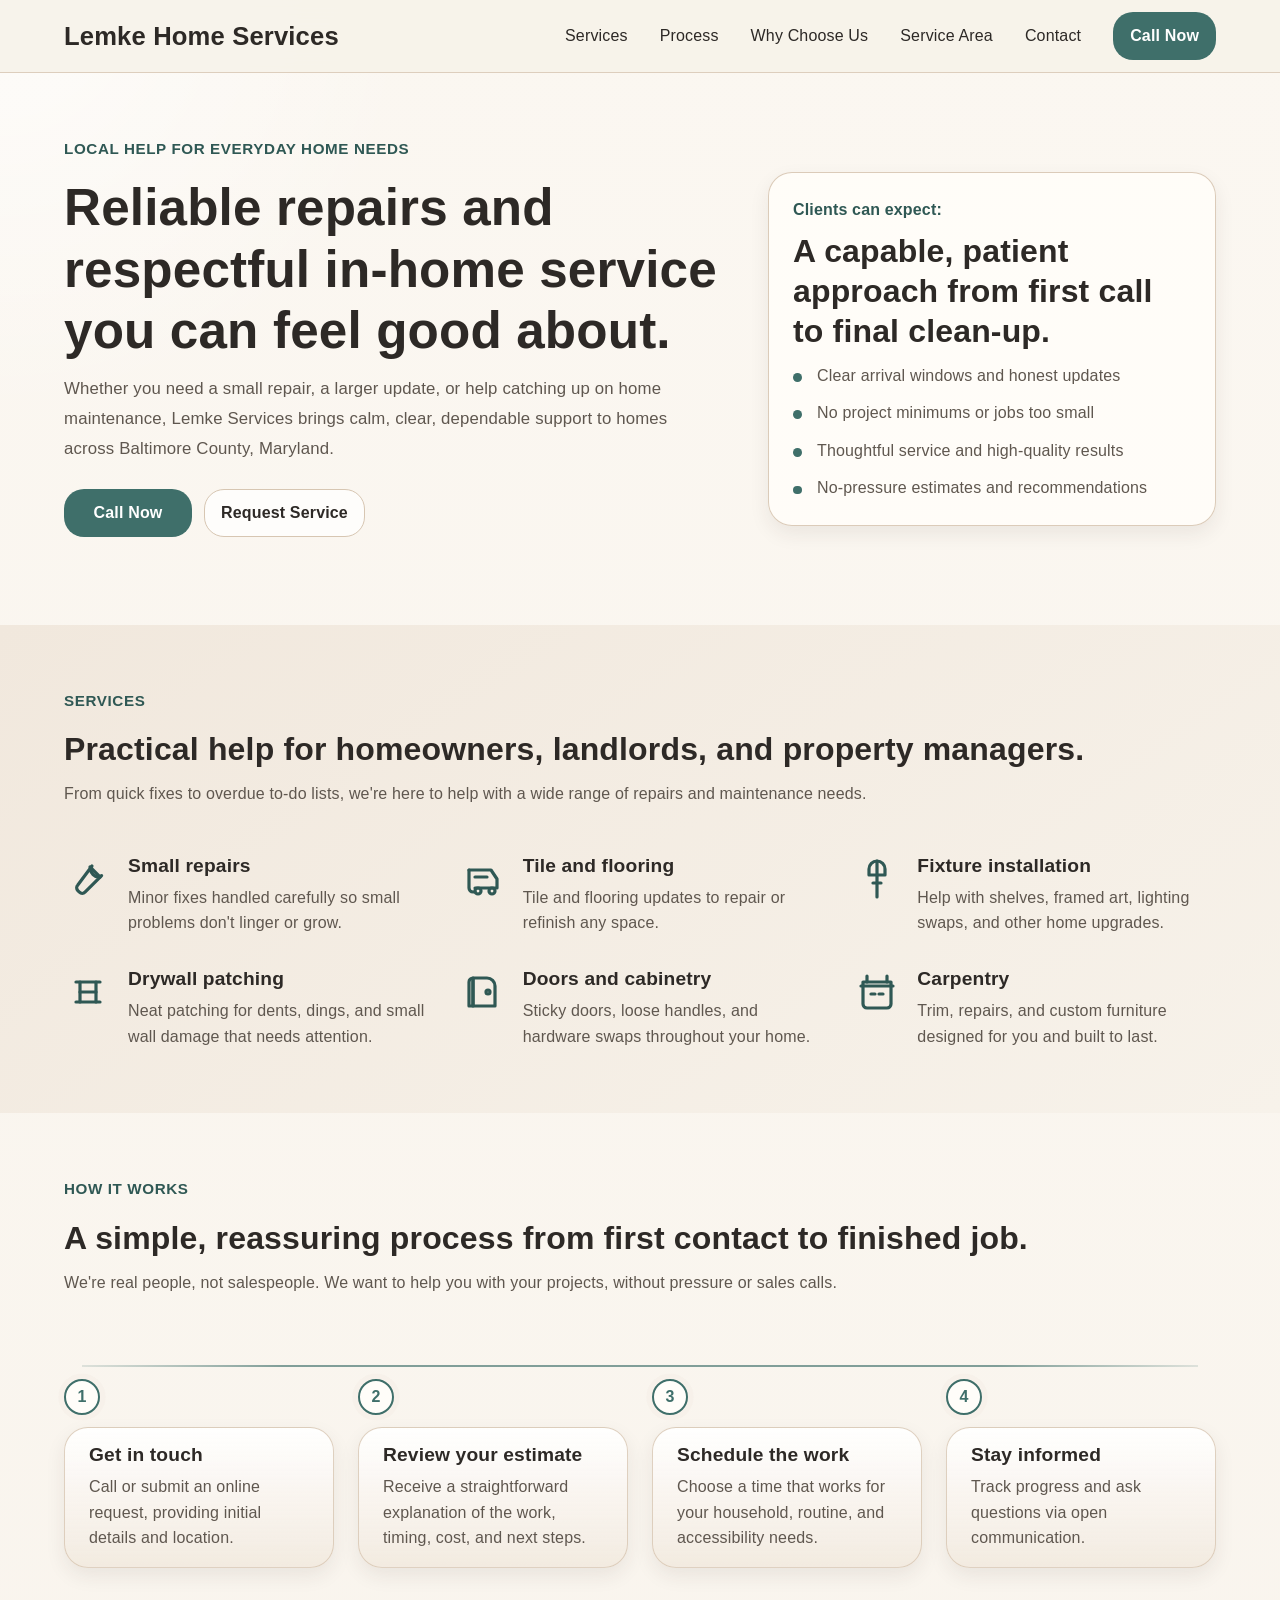
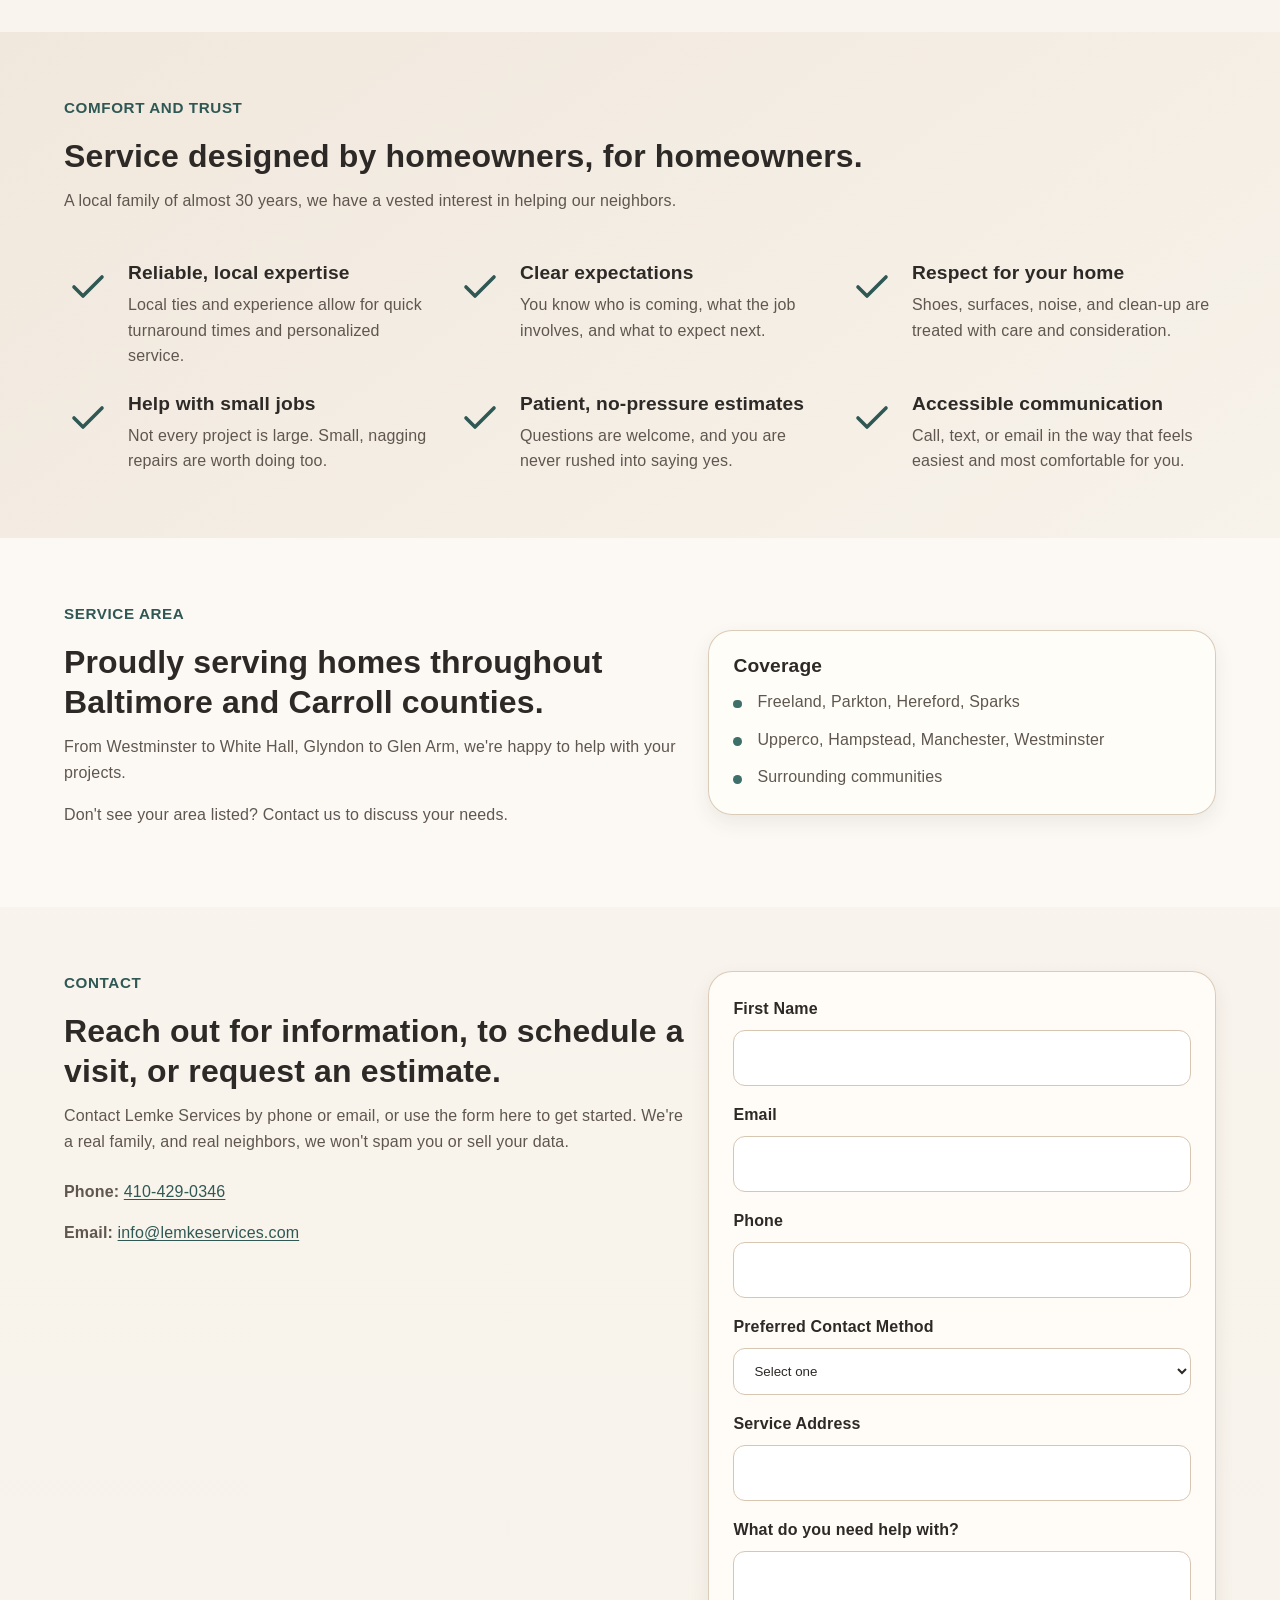
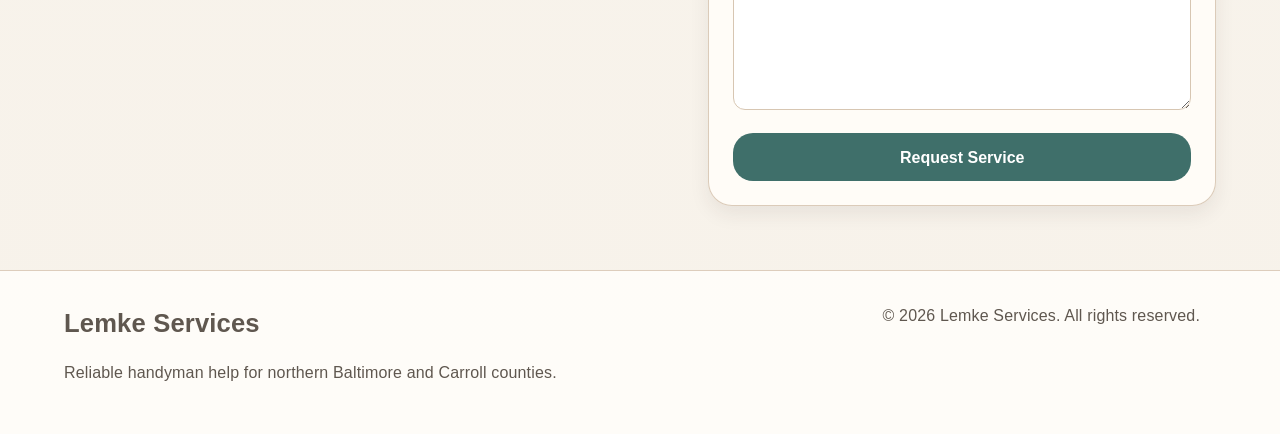
<file: index.html>
<!DOCTYPE html>
<html lang="en">
<head>
  <meta charset="UTF-8">
  <meta name="viewport" content="width=device-width, initial-scale=1.0">
  <meta
    name="description"
    content="Lemke Home Services provides respectful, reliable handyman help for homeowners in Baltimore County, Maryland."
  >
  <title>Lemke Home Services | Trusted local handyman in Baltimore County, Maryland</title>
  <link rel="icon" type="image/svg+xml" href="assets/favicon.svg">
  <link rel="stylesheet" href="styles.css">
  <script src="script.js" defer></script>
</head>
<body>
  <header class="site-header">
    <div class="container header-inner">
      <a class="brand" href="#top" aria-label="Lemke Home Services home">
        <span class="brand-name">Lemke Home Services</span>
      </a>

      <button
        class="nav-toggle"
        type="button"
        aria-expanded="false"
        aria-controls="site-nav"
        aria-label="Open navigation"
      >
        <span></span>
        <span></span>
        <span></span>
      </button>

      <nav class="site-nav" id="site-nav" aria-label="Primary">
        <ul class="nav-list">
          <li><a href="#services">Services</a></li>
          <li><a href="#process">Process</a></li>
          <li><a href="#trust">Why Choose Us</a></li>
          <li><a href="#service-area">Service Area</a></li>
          <li><a href="#contact">Contact</a></li>
        </ul>
        <a class="button button-primary header-cta" href="tel:410-429-0346">Call Now</a>
      </nav>
    </div>
  </header>

  <main id="main-content">
    <section class="hero section" id="top">
      <div class="container hero-grid">
        <div class="hero-copy">
          <p class="eyebrow">Local help for everyday home needs</p>
          <h1>Reliable repairs and respectful in-home service you can feel good about.</h1>
          <p class="hero-text">
            Whether you need a small repair, a larger update, or help catching up on home maintenance, Lemke Services brings calm, clear, dependable support to homes across Baltimore County, Maryland.</p>
          <div class="hero-actions">
            <a class="button button-primary" href="tel:410-429-0346">Call Now</a>
            <a class="button button-secondary" href="#contact">Request Service</a>
          </div>
        </div>

        <div class="hero-card">
          <div class="hero-card-inner">
            <p class="card-label">Clients can expect:</p>
            <h2>A capable, patient approach from first call to final clean-up.</h2>
            <ul class="feature-list">
              <li>Clear arrival windows and honest updates</li>
              <li>No project minimums or jobs too small</li>
              <li>Thoughtful service and high-quality results</li>
              <li>No-pressure estimates and recommendations</li>
            </ul>
          </div>
        </div>
      </div>
    </section>

    <section class="section section-accent" id="services" aria-labelledby="services-heading">
      <div class="container">
        <div class="section-heading">
          <p class="eyebrow">Services</p>
          <h2 id="services-heading">Practical help for homeowners, landlords, and property managers.</h2>
          <p>From quick fixes to overdue to-do lists, we're here to help with a wide range of repairs and maintenance needs.</p>
        </div>

        <div class="services-list" role="list">
          <article class="service-item" role="listitem">
            <span class="service-icon" aria-hidden="true">
              <svg viewBox="0 0 24 24" focusable="false">
                <path d="M14 5.5a3.5 3.5 0 0 0 4.8 4.8l-8.3 8.3a2 2 0 0 1-2.8 0l-.8-.8a2 2 0 0 1 0-2.8z" />
                <path d="M13 6 18 11" />
              </svg>
            </span>
            <div class="service-copy">
              <h3>Small repairs</h3>
              <p>Minor fixes handled carefully so small problems don't linger or grow.</p>
            </div>
          </article>
          <article class="service-item" role="listitem">
            <span class="service-icon" aria-hidden="true">
              <svg viewBox="0 0 24 24" focusable="false">
                <path d="M5 7.5h11l3 4.5v4.5H8" />
                <path d="M5 7.5v9a2 2 0 0 0 2 2h1" />
                <path d="M8 11h6" />
                <circle cx="9.5" cy="18" r="1.5" />
                <circle cx="16.5" cy="18" r="1.5" />
              </svg>
            </span>
            <div class="service-copy">
              <h3>Tile and flooring</h3>
              <p>Tile and flooring updates to repair or refinish any space.</p>
            </div>
          </article>
          <article class="service-item" role="listitem">
            <span class="service-icon" aria-hidden="true">
              <svg viewBox="0 0 24 24" focusable="false">
                <path d="M12 3v18" />
                <path d="M8 7a4 4 0 0 1 8 0v3H8z" />
                <path d="M10 14h4" />
              </svg>
            </span>
            <div class="service-copy">
              <h3>Fixture installation</h3>
              <p>Help with shelves, framed art, lighting swaps, and other home upgrades.</p>
            </div>
          </article>
          <article class="service-item" role="listitem">
            <span class="service-icon" aria-hidden="true">
              <svg viewBox="0 0 24 24" focusable="false">
                <path d="M6 7h12" />
                <path d="M8 7v10" />
                <path d="M16 7v10" />
                <path d="M8 12h8" />
                <path d="M6 17h12" />
              </svg>
            </span>
            <div class="service-copy">
              <h3>Drywall patching</h3>
              <p>Neat patching for dents, dings, and small wall damage that needs attention.</p>
            </div>
          </article>
          <article class="service-item" role="listitem">
            <span class="service-icon" aria-hidden="true">
              <svg viewBox="0 0 24 24" focusable="false">
                <path d="M7 5h7a4 4 0 0 1 4 4v10H7z" />
                <path d="M7 5v14H5V7a2 2 0 0 1 2-2z" />
                <circle cx="14.5" cy="12" r="1" />
              </svg>
            </span>
            <div class="service-copy">
              <h3>Doors and cabinetry</h3>
              <p>Sticky doors, loose handles, and hardware swaps throughout your home.</p>
            </div>
          </article>
          <article class="service-item" role="listitem">
            <span class="service-icon" aria-hidden="true">
              <svg viewBox="0 0 24 24" focusable="false">
                <path d="M7 4v3" />
                <path d="M17 4v3" />
                <path d="M4 9h16" />
                <path d="M5 7h14v11a2 2 0 0 1-2 2H7a2 2 0 0 1-2-2z" />
                <path d="M9 13h2" />
                <path d="M13 13h2" />
              </svg>
            </span>
            <div class="service-copy">
              <h3>Carpentry</h3>
              <p>Trim, repairs, and custom furniture designed for you and built to last.</p>
            </div>
          </article>
        </div>
      </div>
    </section>


    <section class="section" id="process" aria-labelledby="process-heading">
      <div class="container">
        <div class="section-heading">
          <p class="eyebrow">How it works</p>
          <h2 id="process-heading">A simple, reassuring process from first contact to finished job.</h2>
          <p>We're real people, not salespeople. We want to help you with your projects, without pressure or sales calls.</p>
        </div>

        <ol class="process-list">
          <li class="process-card">
            <span class="process-step" aria-hidden="true">1</span>
            <div class="process-content">
              <h3>Get in touch</h3>
              <p>Call or submit an online request, providing initial details and location.</p>
            </div>
          </li>
          <li class="process-card">
            <span class="process-step" aria-hidden="true">2</span>
            <div class="process-content">
              <h3>Review your estimate</h3>
              <p>Receive a straightforward explanation of the work, timing, cost, and next steps.</p>
            </div>
          </li>
          <li class="process-card">
            <span class="process-step" aria-hidden="true">3</span>
            <div class="process-content">
              <h3>Schedule the work</h3>
              <p>Choose a time that works for your household, routine, and accessibility needs.</p>
            </div>
          </li>
          <li class="process-card">
            <span class="process-step" aria-hidden="true">4</span>
            <div class="process-content">
              <h3>Stay informed</h3>
              <p>Track progress and ask questions via open communication.</p>
            </div>
          </li>
        </ol>
      </div>
    </section>

    <section class="section section-accent" id="trust" aria-labelledby="trust-heading">
      <div class="container">
        <div class="section-heading">
          <p class="eyebrow">Comfort and trust</p>
          <h2 id="trust-heading">Service designed by homeowners, for homeowners.</h2>
          <p>A local family of almost 30 years, we have a vested interest in helping our neighbors.</p>
        </div>

        <div class="trust-list" role="list">
          <article class="trust-item" role="listitem">
            <span class="trust-icon" aria-hidden="true">
              <svg viewBox="0 0 24 24" focusable="false">
                <path d="M5 12.5 9.5 17 19 7.5" />
              </svg>
            </span>
            <div class="service-copy">
              <h3>Reliable, local expertise</h3>
              <p>Local ties and experience allow for quick turnaround times and personalized service.</p>
            </div>
          </article>
          <article class="trust-item" role="listitem">
            <span class="trust-icon" aria-hidden="true">
              <svg viewBox="0 0 24 24" focusable="false">
                <path d="M5 12.5 9.5 17 19 7.5" />
              </svg>
            </span>
            <div class="service-copy">
              <h3>Clear expectations</h3>
              <p>You know who is coming, what the job involves, and what to expect next.</p>
            </div>
          </article>
          <article class="trust-item" role="listitem">
            <span class="trust-icon" aria-hidden="true">
              <svg viewBox="0 0 24 24" focusable="false">
                <path d="M5 12.5 9.5 17 19 7.5" />
              </svg>
            </span>
            <div class="service-copy">
              <h3>Respect for your home</h3>
              <p>Shoes, surfaces, noise, and clean-up are treated with care and consideration.</p>
            </div>
          </article>
          <article class="trust-item" role="listitem">
            <span class="trust-icon" aria-hidden="true">
              <svg viewBox="0 0 24 24" focusable="false">
                <path d="M5 12.5 9.5 17 19 7.5" />
              </svg>
            </span>
            <div class="service-copy">
              <h3>Help with small jobs</h3>
              <p>Not every project is large. Small, nagging repairs are worth doing too.</p>
            </div>
          </article>
          <article class="trust-item" role="listitem">
            <span class="trust-icon" aria-hidden="true">
              <svg viewBox="0 0 24 24" focusable="false">
                <path d="M5 12.5 9.5 17 19 7.5" />
              </svg>
            </span>
            <div class="service-copy">
              <h3>Patient, no-pressure estimates</h3>
              <p>Questions are welcome, and you are never rushed into saying yes.</p>
            </div>
          </article>
          <article class="trust-item" role="listitem">
            <span class="trust-icon" aria-hidden="true">
              <svg viewBox="0 0 24 24" focusable="false">
                <path d="M5 12.5 9.5 17 19 7.5" />
              </svg>
            </span>
            <div class="service-copy">
              <h3>Accessible communication</h3>
              <p>Call, text, or email in the way that feels easiest and most comfortable for you.</p>
            </div>
          </article>
        </div>
      </div>
    </section>

    <!--
    <section class="section section-alt" id="gallery" aria-labelledby="gallery-heading">
      <div class="container">
        <div class="section-heading">
          <p class="eyebrow">Project examples</p>
          <h2 id="gallery-heading">Before and after gallery</h2>
          <p>Placeholder examples for future project photos. Replace these with real work samples later.</p>
        </div>

        <div class="gallery-grid">
          <figure class="gallery-card">
            <div class="gallery-placeholder" role="img" aria-label="Placeholder before and after photo for drywall patching project"></div>
            <figcaption>Drywall patch and paint touch-up placeholder</figcaption>
          </figure>
          <figure class="gallery-card">
            <div class="gallery-placeholder" role="img" aria-label="Placeholder before and after photo for door repair project"></div>
            <figcaption>Door adjustment and hardware repair placeholder</figcaption>
          </figure>
          <figure class="gallery-card">
            <div class="gallery-placeholder" role="img" aria-label="Placeholder before and after photo for fixture installation project"></div>
            <figcaption>Fixture installation placeholder</figcaption>
          </figure>
        </div>
      </div>
    </section>

    <section class="section" id="testimonials" aria-labelledby="testimonials-heading">
      <div class="container">
        <div class="section-heading">
          <p class="eyebrow">Kind words</p>
          <h2 id="testimonials-heading">Testimonials placeholder</h2>
          <p>Use this section later for short quotes from clients in Baltimore County.</p>
        </div>

        <div class="card-grid testimonial-grid">
          <blockquote class="card testimonial-card">
            <p>
              “Placeholder testimonial about feeling comfortable, informed, and well cared for
              throughout the job.”
            </p>
            <footer>Homeowner in [City / Service Area]</footer>
          </blockquote>
          <blockquote class="card testimonial-card">
            <p>
              “Placeholder testimonial about clear communication, respect for the home, and
              dependable follow-through.”
            </p>
            <footer>Client of [Business Name]</footer>
          </blockquote>
        </div>
      </div>
    </section>
    -->

    <section class="section section-alt" id="service-area" aria-labelledby="service-area-heading">
      <div class="container service-area-grid">
        <div>
          <p class="eyebrow">Service area</p>
          <h2 id="service-area-heading">Proudly serving homes throughout Baltimore and Carroll counties.</h2>
          <p>From Westminster to White Hall, Glyndon to Glen Arm, we're happy to help with your projects.</p>
          <p>Don't see your area listed? Contact us to discuss your needs.</p>
        </div>
        <div class="card area-card">
          <h3>Coverage</h3>
          <ul class="area-list">
            <li>Freeland, Parkton, Hereford, Sparks</li>
            <li>Upperco, Hampstead, Manchester, Westminster</li>
            <li>Surrounding communities</li>
          </ul>
        </div>
      </div>
    </section>

    <section class="section" id="contact" aria-labelledby="contact-heading">
      <div class="container contact-grid">
        <div style="height: 100%;">
          <div class="section-heading section-heading-left">
            <p class="eyebrow">Contact</p>
            <h2 id="contact-heading">Reach out for information, to schedule a visit, or request an estimate.</h2>
            <p>Contact Lemke Services by phone or email, or use the form here to get started. We're a real family, and real neighbors, we won't spam you or sell your data.</p>
          </div>

          <div class="contact-details">
            <p><strong>Phone:</strong> <a href="tel:410-429-0346">410-429-0346</a></p>
            <p><strong>Email:</strong> <a href="mailto:info@lemkeservices.com">info@lemkeservices.com</a></p>
          </div>
        </div>

        <form
          class="quote-form card"
          id="quote-form"
          action="https://formspree.io/f/meewkddl"
          method="POST"
        >
          <div class="form-field">
            <label for="fname">First Name</label>
            <input id="fname" name="first_name" type="text" autocomplete="given-name" required>
          </div>

          <div class="form-field">
            <label for="email">Email</label>
            <input id="email" name="email" type="email" autocomplete="email" required>
          </div>

          <div class="form-field">
            <label for="phone">Phone</label>
            <input id="phone" name="phone" type="tel" autocomplete="tel">
          </div>

          <div class="form-field">
            <label for="contact-preference">Preferred Contact Method</label>
            <select id="contact-preference" name="contact_preference" required>
              <option value="">Select one</option>
              <option value="Call Me">Call Me</option>
              <option value="Text Me">Text Me</option>
              <option value="Email Me">Email Me</option>
            </select>
          </div>

          <div class="form-field">
            <label for="service-address">Service Address</label>
            <input
              id="service-address"
              name="service_address"
              type="text"
              autocomplete="street-address"
              minlength="8"
              required
            >
          </div>

          <div class="form-field">
            <label for="project-details">What do you need help with?</label>
            <textarea id="project-details" name="message" rows="5" required></textarea>
          </div>

          <input type="hidden" name="_subject" value="New Lemke Services request">
          <button class="button button-primary form-button" type="submit">Request Service</button>
        </form>
      </div>
    </section>
  </main>

  <footer class="site-footer">
    <div class="container footer-grid">
      <div>
        <p class="footer-brand">Lemke Services</p>
        <p>Reliable handyman help for northern Baltimore and Carroll counties.</p>
      </div>
      <p class="footer-copy">&copy; <span id="current-year"></span> Lemke Services. All rights reserved.</p>
    </div>
  </footer>
</body>
</html>
</file>
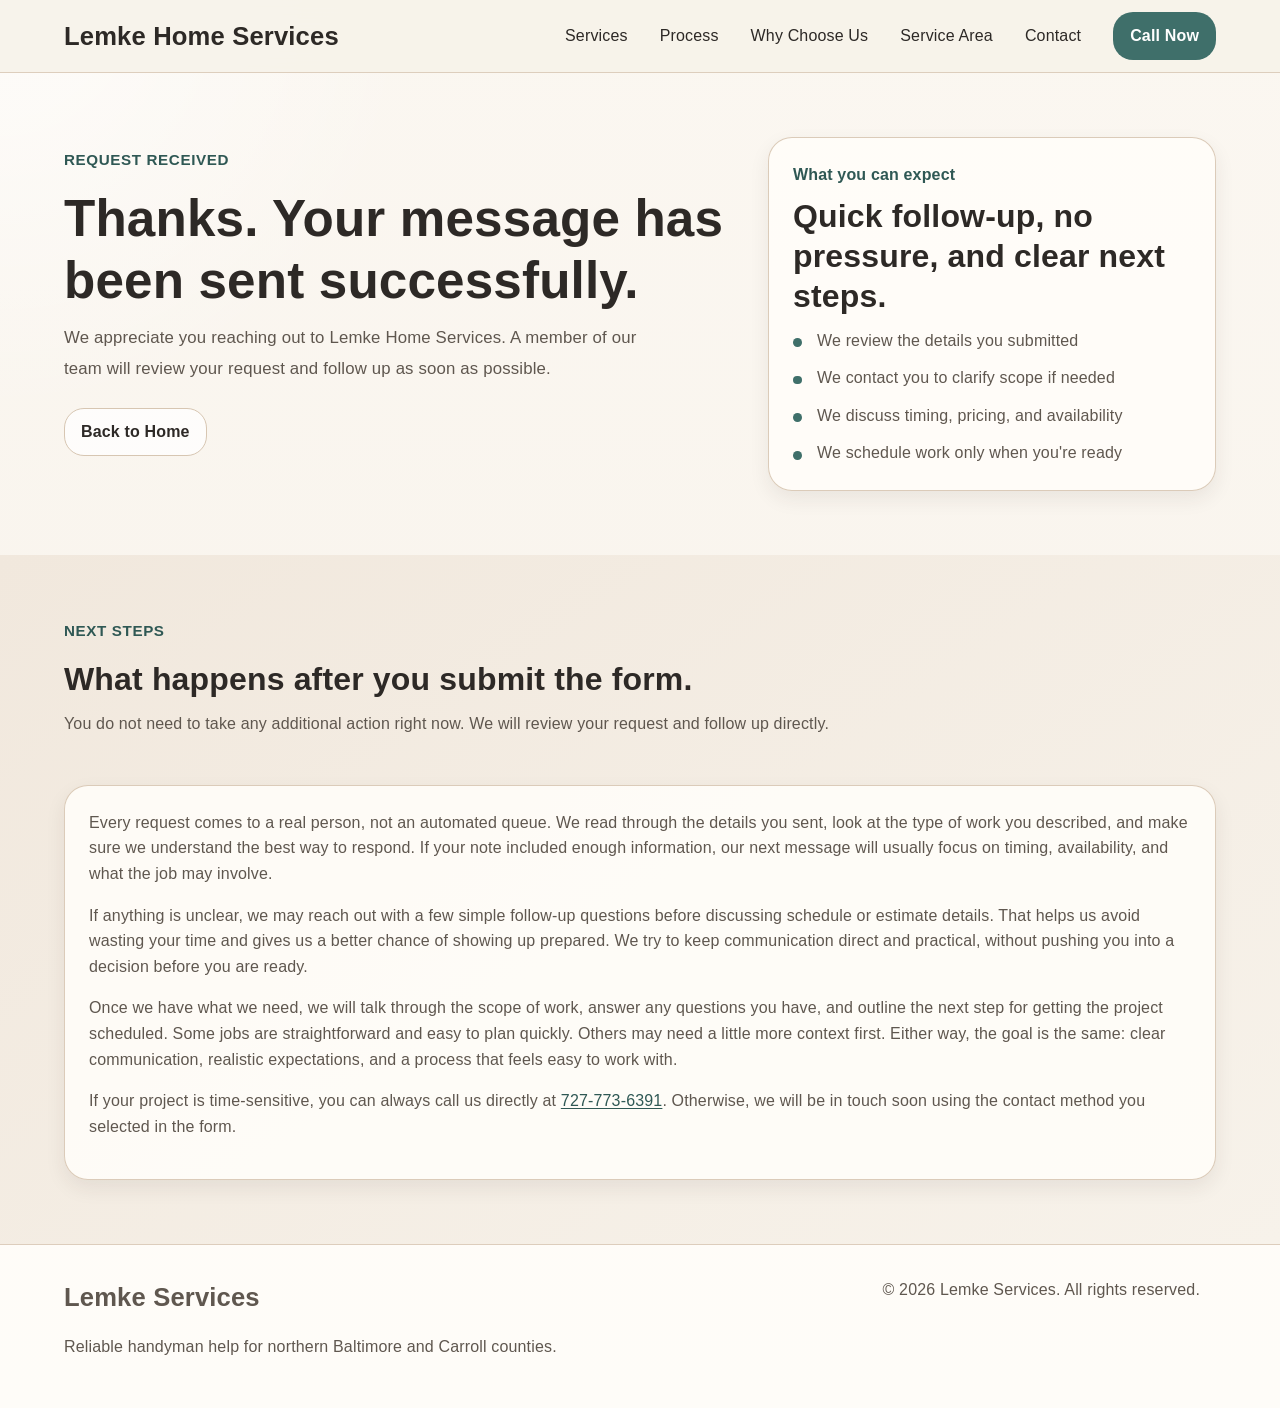
<file: thanks/index.html>
<!DOCTYPE html>
<html lang="en">
<head>
  <meta charset="UTF-8">
  <meta name="viewport" content="width=device-width, initial-scale=1.0">
  <meta
    name="description"
    content="Thank you for contacting Lemke Home Services. Here is what to expect next."
  >
  <title>Thanks | Lemke Home Services</title>
  <link rel="icon" type="image/svg+xml" href="../assets/favicon.svg">
  <link rel="stylesheet" href="../styles.css">
  <script src="../script.js" defer></script>
</head>
<body>
  <header class="site-header">
    <div class="container header-inner">
      <a class="brand" href="../index.html" aria-label="Lemke Home Services home">
        <span class="brand-name">Lemke Home Services</span>
      </a>

      <button
        class="nav-toggle"
        type="button"
        aria-expanded="false"
        aria-controls="site-nav"
        aria-label="Open navigation"
      >
        <span></span>
        <span></span>
        <span></span>
      </button>

      <nav class="site-nav" id="site-nav" aria-label="Primary">
        <ul class="nav-list">
          <li><a href="../index.html#services">Services</a></li>
          <li><a href="../index.html#process">Process</a></li>
          <li><a href="../index.html#trust">Why Choose Us</a></li>
          <li><a href="../index.html#service-area">Service Area</a></li>
          <li><a href="../index.html#contact">Contact</a></li>
        </ul>
        <a class="button button-primary header-cta" href="tel:727-773-6391">Call Now</a>
      </nav>
    </div>
  </header>

  <main id="main-content">
    <section class="hero section" id="top">
      <div class="container hero-grid">
        <div class="hero-copy">
          <p class="eyebrow">Request received</p>
          <h1>Thanks. Your message has been sent successfully.</h1>
          <p class="hero-text">
            We appreciate you reaching out to Lemke Home Services. A member of our team will review your request and follow up as soon as possible.
          </p>
          <div class="hero-actions">
            <a class="button button-secondary" href="../index.html">Back to Home</a>
          </div>
        </div>

        <div class="hero-card">
          <div class="hero-card-inner">
            <p class="card-label">What you can expect</p>
            <h2>Quick follow-up, no pressure, and clear next steps.</h2>
            <ul class="feature-list">
              <li>We review the details you submitted</li>
              <li>We contact you to clarify scope if needed</li>
              <li>We discuss timing, pricing, and availability</li>
              <li>We schedule work only when you're ready</li>
            </ul>
          </div>
        </div>
      </div>
    </section>

    <section class="section section-accent" aria-labelledby="next-steps-heading">
      <div class="container">
        <div class="section-heading">
          <p class="eyebrow">Next Steps</p>
          <h2 id="next-steps-heading">What happens after you submit the form.</h2>
          <p>You do not need to take any additional action right now. We will review your request and follow up directly.</p>
        </div>

        <div class="card">
          <p>
            Every request comes to a real person, not an automated queue. We read through the details you sent, look at the type of work you described, and make sure we understand the best way to respond. If your note included enough information, our next message will usually focus on timing, availability, and what the job may involve.
          </p>
          <p>
            If anything is unclear, we may reach out with a few simple follow-up questions before discussing schedule or estimate details. That helps us avoid wasting your time and gives us a better chance of showing up prepared. We try to keep communication direct and practical, without pushing you into a decision before you are ready.
          </p>
          <p>
            Once we have what we need, we will talk through the scope of work, answer any questions you have, and outline the next step for getting the project scheduled. Some jobs are straightforward and easy to plan quickly. Others may need a little more context first. Either way, the goal is the same: clear communication, realistic expectations, and a process that feels easy to work with.
          </p>
          <p>
            If your project is time-sensitive, you can always call us directly at <a href="tel:727-773-6391">727-773-6391</a>. Otherwise, we will be in touch soon using the contact method you selected in the form.
          </p>
        </div>
      </div>
    </section>
  </main>

  <footer class="site-footer">
    <div class="container footer-grid">
      <div>
        <p class="footer-brand">Lemke Services</p>
        <p>Reliable handyman help for northern Baltimore and Carroll counties.</p>
      </div>
      <p class="footer-copy">&copy; <span id="current-year"></span> Lemke Services. All rights reserved.</p>
    </div>
  </footer>
</body>
</html>
</file>
<file: styles.css>
:root {
  --color-background: #f7f2ea;
  --color-surface: #fffdf9;
  --color-surface-muted: #f1e8dd;
  --color-surface-strong: #e4d4c0;
  --color-text: #2d2926;
  --color-text-soft: #5f574f;
  --color-border: #d7c6b2;
  --color-accent: #3f6f6a;
  --color-accent-strong: #2f5854;
  --color-accent-soft: #dceae7;
  --color-focus: #9d5e2e;
  --color-shadow: rgba(45, 41, 38, 0.08);
  --font-body: "Avenir Next", Avenir, "Helvetica Neue", Helvetica, Arial, sans-serif;
  --radius-sm: 0.75rem;
  --radius-md: 1rem;
  --radius-lg: 1.5rem;
  --shadow-sm: 0 8px 20px var(--color-shadow);
  --shadow-md: 0 18px 36px rgba(45, 41, 38, 0.12);
  --space-1: 0.25rem;
  --space-2: 0.5rem;
  --space-3: 0.75rem;
  --space-4: 1rem;
  --space-5: 1.5rem;
  --space-6: 2rem;
  --space-7: 3rem;
  --space-8: 4rem;
  --max-width: 72rem;
  --transition: 180ms ease;
}

*,
*::before,
*::after {
  box-sizing: border-box;
}

html {
  scroll-behavior: smooth;
}

body {
  margin: 0;
  font-family: var(--font-body);
  color: var(--color-text);
  background:
    radial-gradient(circle at top left, rgba(255, 255, 255, 0.65), transparent 26rem),
    linear-gradient(180deg, #fbf7f1 0%, var(--color-background) 100%);
  line-height: 1.6;
  letter-spacing: 0.01em;
}

img {
  display: block;
  max-width: 100%;
}

a {
  color: var(--color-accent-strong);
  text-decoration-thickness: 0.08em;
  text-underline-offset: 0.15em;
}

a:hover {
  color: var(--color-accent);
}

button,
input,
textarea {
  font: inherit;
}

button {
  border: 0;
  background: none;
}

:focus-visible {
  outline: 3px solid var(--color-focus);
  outline-offset: 3px;
}

.container {
  width: min(calc(100% - 2rem), var(--max-width));
  margin: 0 auto;
}

.section {
  padding: var(--space-7) 0;
}

.section-alt {
  background: rgba(255, 255, 255, 0.44);
}

.section-accent {
  background: linear-gradient(145deg, var(--color-surface-muted), var(--color-background));
}

.section-heading {
  margin-bottom: var(--space-7);
}

.section-heading-left {
  margin-bottom: var(--space-5);
}

.eyebrow {
  margin: 0 0 var(--space-4);
  color: var(--color-accent-strong);
  font-size: 0.95rem;
  font-weight: 700;
  letter-spacing: 0.04em;
  text-transform: uppercase;
}

h1,
h2,
h3 {
  margin: 0 0 var(--space-3);
}

h1 {
  font-size: clamp(2.1rem, 5vw, 3.2rem);
  line-height: 1.2;
}

h2 {
  font-size: clamp(1.7rem, 4vw, 2rem);
  line-height: 1.25;
}

h3 {
  font-size: 1.2rem;
  line-height: 1.15;
}

p {
  margin: 0 0 var(--space-4);
  color: var(--color-text-soft);
}

ul,
ol {
  margin: 0;
  padding: 0;
}

.site-header {
  position: sticky;
  top: 0;
  z-index: 100;
  backdrop-filter: blur(16px);
  background: rgba(247, 242, 234, 0.92);
  border-bottom: 1px solid rgba(215, 198, 178, 0.8);
}

.header-inner {
  display: flex;
  align-items: center;
  justify-content: space-between;
  gap: var(--space-4);
  padding: var(--space-3) 0;
}

.brand {
  display: inline-flex;
  flex-direction: column;
  gap: 0.1rem;
  color: var(--color-text);
  text-decoration: none;
}

.brand-name,
.footer-brand {
  font-size: 1.6rem;
  font-weight: 700;
}

.brand-tag {
  color: var(--color-text-soft);
  font-size: 0.9rem;
}

.nav-toggle {
  display: inline-flex;
  flex-direction: column;
  justify-content: center;
  gap: 0.25rem;
  width: 3rem;
  height: 3rem;
  padding: 0.8rem;
  border: 1px solid var(--color-border);
  border-radius: 999px;
  color: var(--color-text);
}

.nav-toggle span {
  display: block;
  width: 100%;
  height: 2px;
  background: currentColor;
  border-radius: 999px;
  transition: transform var(--transition), opacity var(--transition);
}

.site-nav {
  position: absolute;
  inset: calc(100% + 0.25rem) 1rem auto 1rem;
  display: none;
  padding: var(--space-4);
  border: 1px solid var(--color-border);
  border-radius: var(--radius-lg);
  background: rgba(255, 253, 249, 0.98);
  box-shadow: var(--shadow-md);
}

.site-nav.is-open {
  display: block;
}

.nav-list {
  display: grid;
  gap: var(--space-2);
  list-style: none;
  margin-bottom: var(--space-4);
}

.nav-list a {
  display: block;
  padding: var(--space-2) 0;
  color: var(--color-text);
  text-decoration: none;
}

.button {
  display: inline-flex;
  align-items: center;
  justify-content: center;
  min-height: 3rem;
  padding: 0.5rem 1rem;
  border: 1px solid transparent;
  border-radius: 20px;
  font-weight: 700;
  text-align: center;
  text-decoration: none;
  transition:
    background-color var(--transition),
    color var(--transition),
    border-color var(--transition),
    transform var(--transition);
}

.button:hover {
  transform: translateY(-1px);
}

.button-primary {
  background: var(--color-accent);
  color: #fff;
}

.button-primary:hover {
  background: var(--color-accent-strong);
  color: #fff;
}

.button-secondary {
  border-color: var(--color-border);
  background: rgba(255, 255, 255, 0.75);
  color: var(--color-text);
}

.button-secondary:hover {
  border-color: var(--color-accent);
}

.header-cta,
.form-button {
  width: 100%;
}

.hero {
  padding-top: var(--space-6);
}

.hero-grid,
.service-area-grid,
.contact-grid {
  display: grid;
  gap: var(--space-5);
}

.hero-text {
  max-width: 38rem;
  font-size: 1.05rem;
  line-height: 1.9rem;
}

.hero-actions {
  display: flex;
  flex-direction: column;
  gap: var(--space-3);
  margin: var(--space-5) 0;
}

.trust-pills {
  display: flex;
  flex-wrap: wrap;
  gap: var(--space-2);
  list-style: none;
}

.trust-pills li {
  padding: 0.55rem 0.9rem;
  border: 1px solid var(--color-border);
  border-radius: 999px;
  background: rgba(255, 255, 255, 0.68);
  color: var(--color-text);
  font-size: 0.95rem;
}

.hero-card,
.card,
.gallery-card {
  border: 1px solid rgba(215, 198, 178, 0.9);
  border-radius: var(--radius-lg);
  background: rgba(255, 253, 249, 0.9);
  box-shadow: var(--shadow-sm);
}

.hero-card-inner,
.card,
.gallery-card {
  padding: var(--space-5);
}

.hero-card-inner h2 {
  font-weight: 600;
}

.card-label {
  margin-bottom: var(--space-2);
  color: var(--color-accent-strong);
  font-weight: 700;
}

.feature-list,
.area-list {
  display: grid;
  gap: var(--space-3);
  list-style: none;
}

.feature-list li,
.area-list li {
  position: relative;
  padding-left: 1.5rem;
  color: var(--color-text-soft);
}

.feature-list li::before,
.area-list li::before {
  content: "";
  position: absolute;
  top: 0.65rem;
  left: 0;
  width: 0.55rem;
  height: 0.55rem;
  border-radius: 50%;
  background: var(--color-accent);
}

.card-grid,
.gallery-grid {
  display: grid;
  gap: var(--space-4);
}

.services-list {
  display: grid;
  gap: var(--space-5);
}

.trust-list {
  display: grid;
  gap: var(--space-5);
}

.service-item {
  display: grid;
  grid-template-columns: auto minmax(0, 1fr);
  align-items: start;
  gap: var(--space-4);
}

.trust-item {
  display: grid;
  grid-template-columns: auto minmax(0, 1fr);
  align-items: start;
  gap: var(--space-4);
}

.service-icon {
  display: inline-flex;
  align-items: center;
  justify-content: center;
  width: 3rem;
  height: 3rem;
  color: var(--color-accent-strong);
  flex-shrink: 0;
}

.service-icon svg {
  width: 100%;
  height: 100%;
  stroke: currentColor;
  stroke-width: 1.6;
  stroke-linecap: round;
  stroke-linejoin: round;
  fill: none;
}

.trust-icon {
  display: inline-flex;
  align-items: center;
  justify-content: center;
  width: 3rem;
  height: 3rem;
  color: var(--color-accent-strong);
  flex-shrink: 0;
}

.trust-icon svg {
  width: 100%;
  height: 100%;
  stroke: currentColor;
  stroke-width: 1.8;
  stroke-linecap: round;
  stroke-linejoin: round;
  fill: none;
}

.service-copy h3 {
  margin-bottom: var(--space-2);
}

.service-copy p {
  margin-bottom: 0;
}

.icon-card {
  background: linear-gradient(180deg, rgba(255, 255, 255, 0.92), rgba(241, 232, 221, 0.82));
}

.process-list {
  position: relative;
  display: grid;
  grid-auto-flow: column;
  grid-auto-columns: minmax(15rem, 1fr);
  gap: var(--space-4);
  list-style: none;
  max-width: 72rem;
  margin: 0 auto;
  padding-top: calc(var(--space-5) + 0.25rem);
  padding-bottom: var(--space-2);
  overflow-x: auto;
  overscroll-behavior-x: contain;
  scrollbar-width: thin;
}

.process-list::before {
  content: "";
  position: absolute;
  top: 1.1rem;
  left: 1.125rem;
  width: max(calc(100% - 2.25rem), calc((15rem * 4) + (var(--space-4) * 3) - 2.25rem));
  height: 2px;
  background: linear-gradient(
    90deg,
    rgba(63, 111, 106, 0.15),
    rgba(63, 111, 106, 0.65) 18%,
    rgba(63, 111, 106, 0.65) 82%,
    rgba(63, 111, 106, 0.15)
  );
}

.process-card {
  position: relative;
  display: grid;
  gap: var(--space-3);
  justify-items: start;
}

.process-step {
  display: inline-flex;
  align-items: center;
  justify-content: center;
  width: 2.25rem;
  height: 2.25rem;
  border-radius: 50%;
  background: var(--color-surface);
  border: 2px solid var(--color-accent);
  box-shadow: 0 0 0 0.35rem rgba(247, 242, 234, 0.95);
  color: var(--color-accent);
  font-weight: 800;
  z-index: 1;
}

.process-content {
  width: 100%;
  padding: var(--space-4) var(--space-5);
  border: 1px solid rgba(215, 198, 178, 0.8);
  border-radius: var(--radius-lg);
  background: linear-gradient(180deg, rgba(255, 255, 255, 0.94), rgba(241, 232, 221, 0.82));
  box-shadow: var(--shadow-sm);
}

.process-content h3 {
  margin-bottom: var(--space-2);
}

.process-content p {
  margin-bottom: 0;
}

.gallery-placeholder {
  min-height: 13rem;
  border-radius: var(--radius-md);
  background:
    linear-gradient(135deg, rgba(63, 111, 106, 0.16), rgba(228, 212, 192, 0.55)),
    repeating-linear-gradient(
      45deg,
      rgba(255, 255, 255, 0.7),
      rgba(255, 255, 255, 0.7) 0.75rem,
      rgba(241, 232, 221, 0.9) 0.75rem,
      rgba(241, 232, 221, 0.9) 1.5rem
    );
}

.gallery-card figcaption,
.testimonial-card footer {
  margin-top: var(--space-3);
  color: var(--color-text-soft);
}

.testimonial-card p:last-child {
  margin-bottom: 0;
}

.contact-details,
.quote-form {
  height: 100%;
}

.form-field {
  margin-bottom: var(--space-4);
}

.form-field label {
  display: block;
  margin-bottom: var(--space-2);
  color: var(--color-text);
  font-weight: 700;
}

.form-field input,
.form-field select,
.form-field textarea {
  width: 100%;
  padding: 0.9rem 1rem;
  border: 1px solid var(--color-border);
  border-radius: var(--radius-sm);
  background: #fff;
  color: var(--color-text);
}

.form-field textarea {
  resize: vertical;
  min-height: 8rem;
}

.form-message {
  min-height: 1.5rem;
  margin-top: var(--space-3);
  margin-bottom: 0;
  color: var(--color-accent-strong);
  font-weight: 600;
}

.site-footer {
  padding: var(--space-6) 0;
  border-top: 1px solid rgba(215, 198, 178, 0.85);
  background: rgba(255, 253, 249, 0.94);
}

.footer-grid {
  display: grid;
  gap: var(--space-4);
}

.footer-copy {
  margin-bottom: 0;
}

@media (min-width: 42rem) {
  .section {
    padding: var(--space-8) 0;
  }

  .hero-actions {
    flex-direction: row;
    flex-wrap: wrap;
  }

  .hero-actions .button {
    min-width: 8rem;
  }

  .trust-list,
  .gallery-grid,
  .testimonial-grid {
    grid-template-columns: repeat(2, minmax(0, 1fr));
  }

  .services-list {
    grid-template-columns: repeat(2, minmax(0, 1fr));
    column-gap: var(--space-6);
    row-gap: var(--space-6);
  }

  .process-list {
    grid-auto-flow: initial;
    grid-auto-columns: initial;
    grid-template-columns: repeat(4, minmax(0, 1fr));
    align-items: start;
    gap: var(--space-5);
    padding-top: calc(var(--space-6) + 0.25rem);
    padding-bottom: 0;
    overflow: visible;
  }

  .contact-grid,
  .service-area-grid {
    grid-template-columns: 1.1fr 0.9fr;
    align-items: center;
  }

  .footer-grid {
    grid-template-columns: repeat(2, minmax(0, 1fr));
    align-items: end;
  }

  .footer-copy {
    grid-column: 1 / -1;
  }
}

@media (min-width: 64rem) {
  .process-list::before {
    top: 1.35rem;
  }

  .nav-toggle {
    display: none;
  }

  .site-nav {
    position: static;
    display: flex;
    align-items: center;
    gap: var(--space-5);
    padding: 0;
    border: 0;
    border-radius: 0;
    background: transparent;
    box-shadow: none;
  }

  .nav-list {
    display: flex;
    align-items: center;
    gap: var(--space-4);
    margin-bottom: 0;
  }

  .nav-list a {
    padding: var(--space-2);
  }

  .header-cta {
    width: auto;
  }

  .hero-grid {
    grid-template-columns: minmax(0, 1.2fr) minmax(18rem, 0.8fr);
    align-items: center;
    gap: var(--space-6);
  }

  .services-list {
    grid-template-columns: repeat(3, minmax(0, 1fr));
  }

  .trust-list {
    grid-template-columns: repeat(3, minmax(0, 1fr));
  }

  .gallery-grid {
    grid-template-columns: repeat(3, minmax(0, 1fr));
  }

  .footer-grid {
    grid-template-columns: 1fr 1fr auto;
  }

  .footer-copy {
    grid-column: auto;
    justify-self: end;
    align-self: start;
  }
}

@media (prefers-reduced-motion: reduce) {
  html {
    scroll-behavior: auto;
  }

  *,
  *::before,
  *::after {
    animation-duration: 0.01ms !important;
    animation-iteration-count: 1 !important;
    transition-duration: 0.01ms !important;
  }

  .button:hover {
    transform: none;
  }
}
</file>
